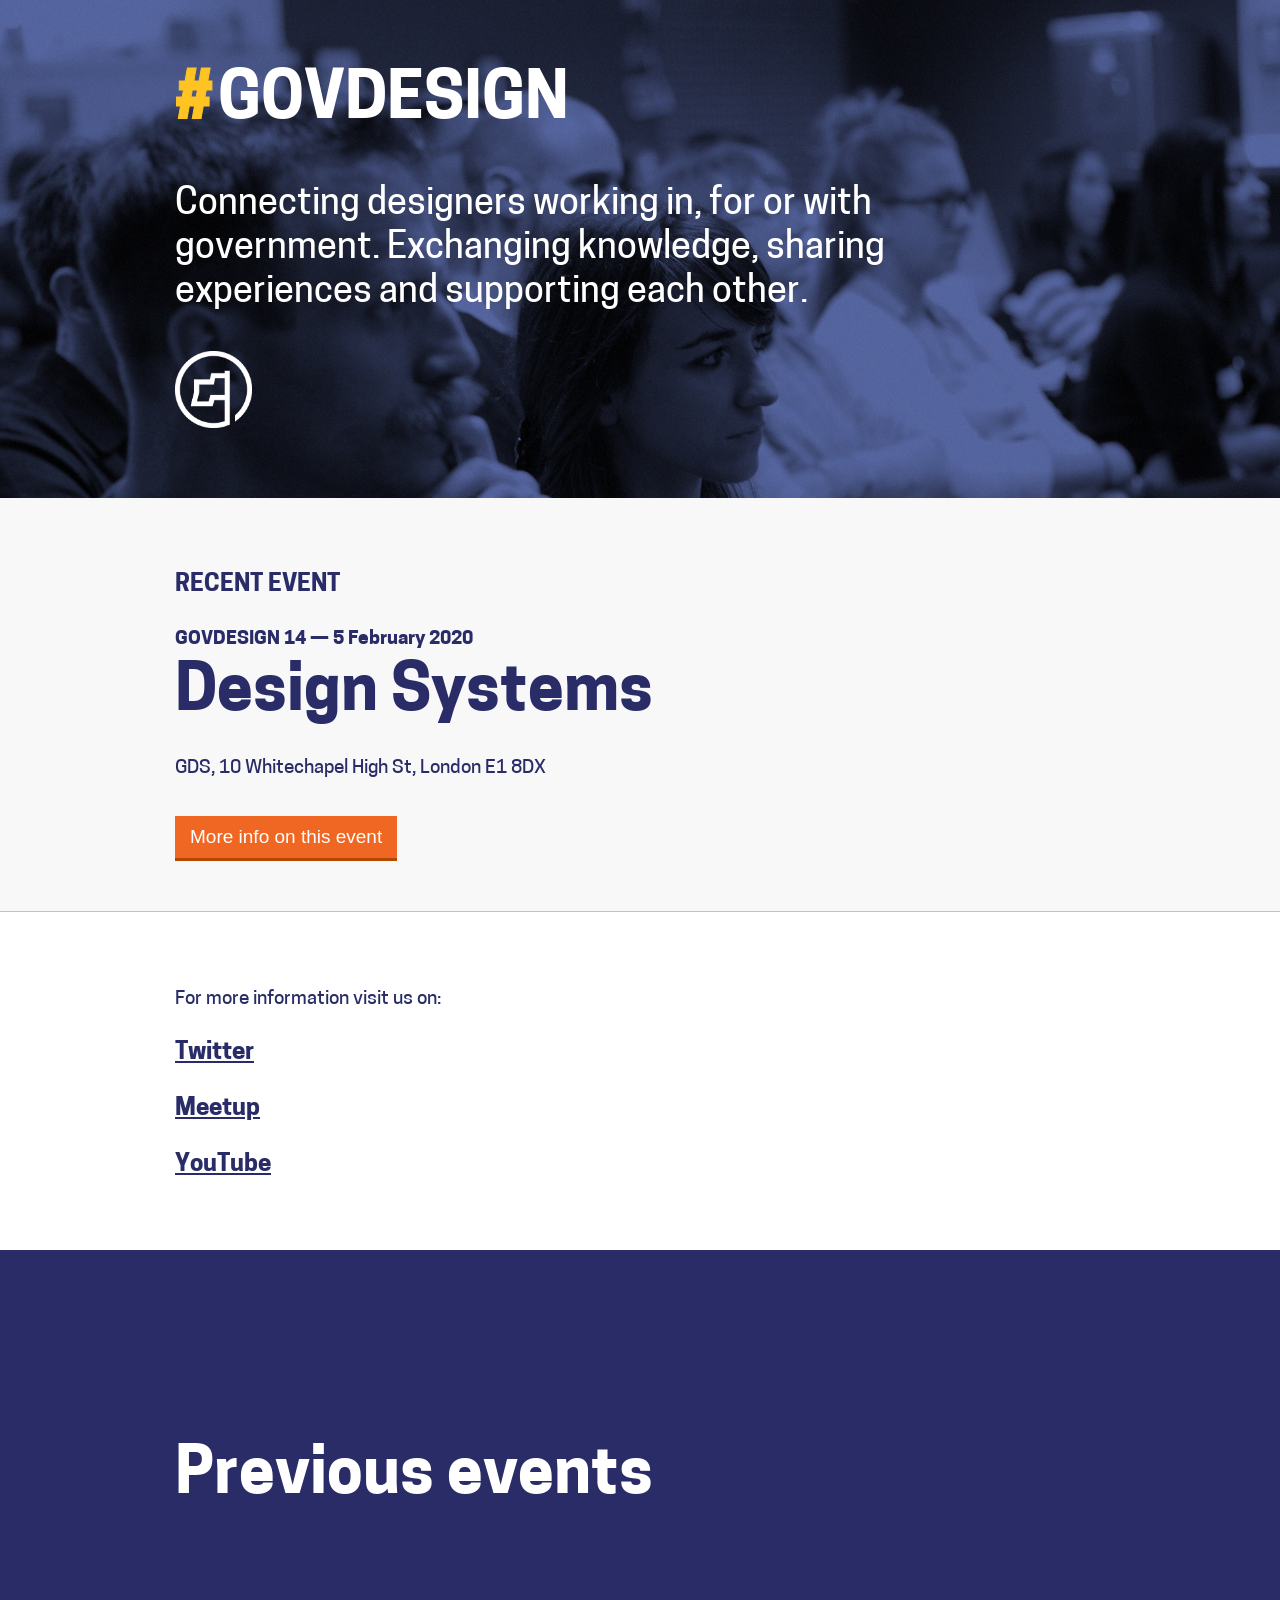
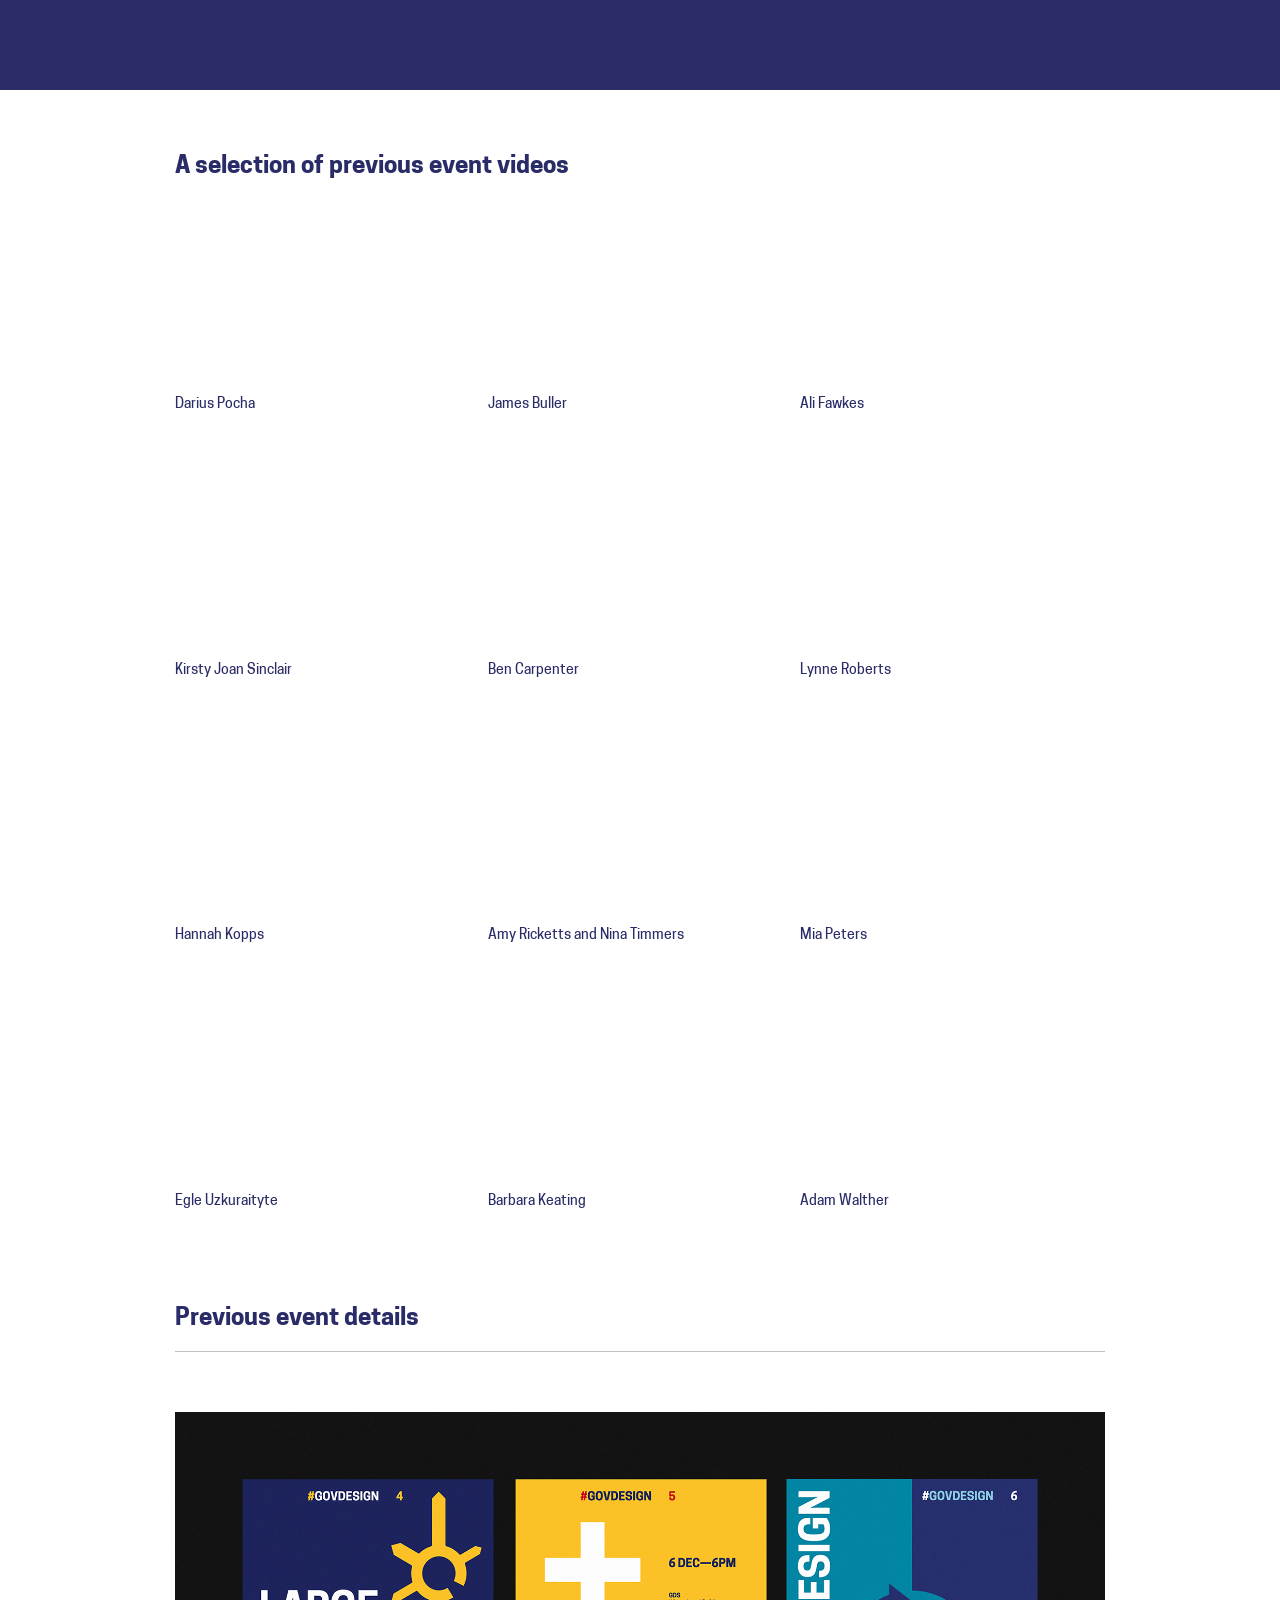
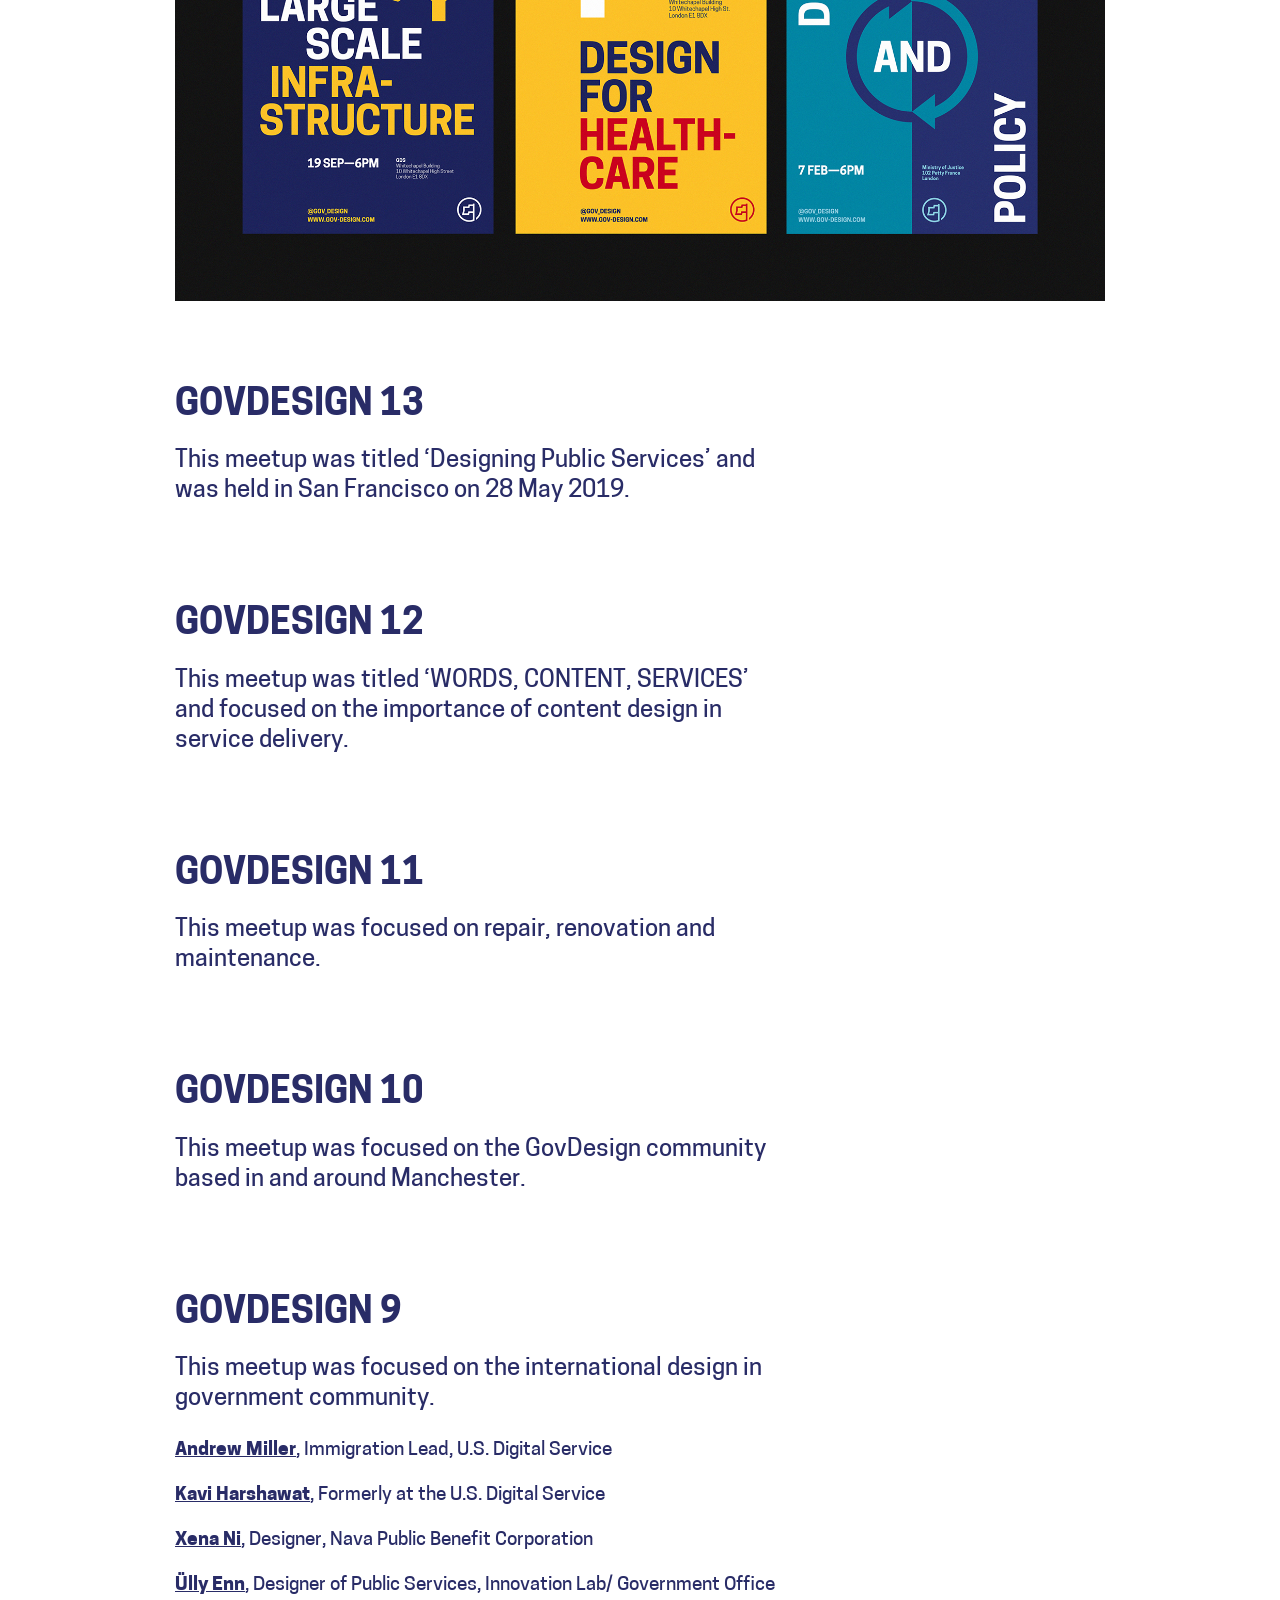
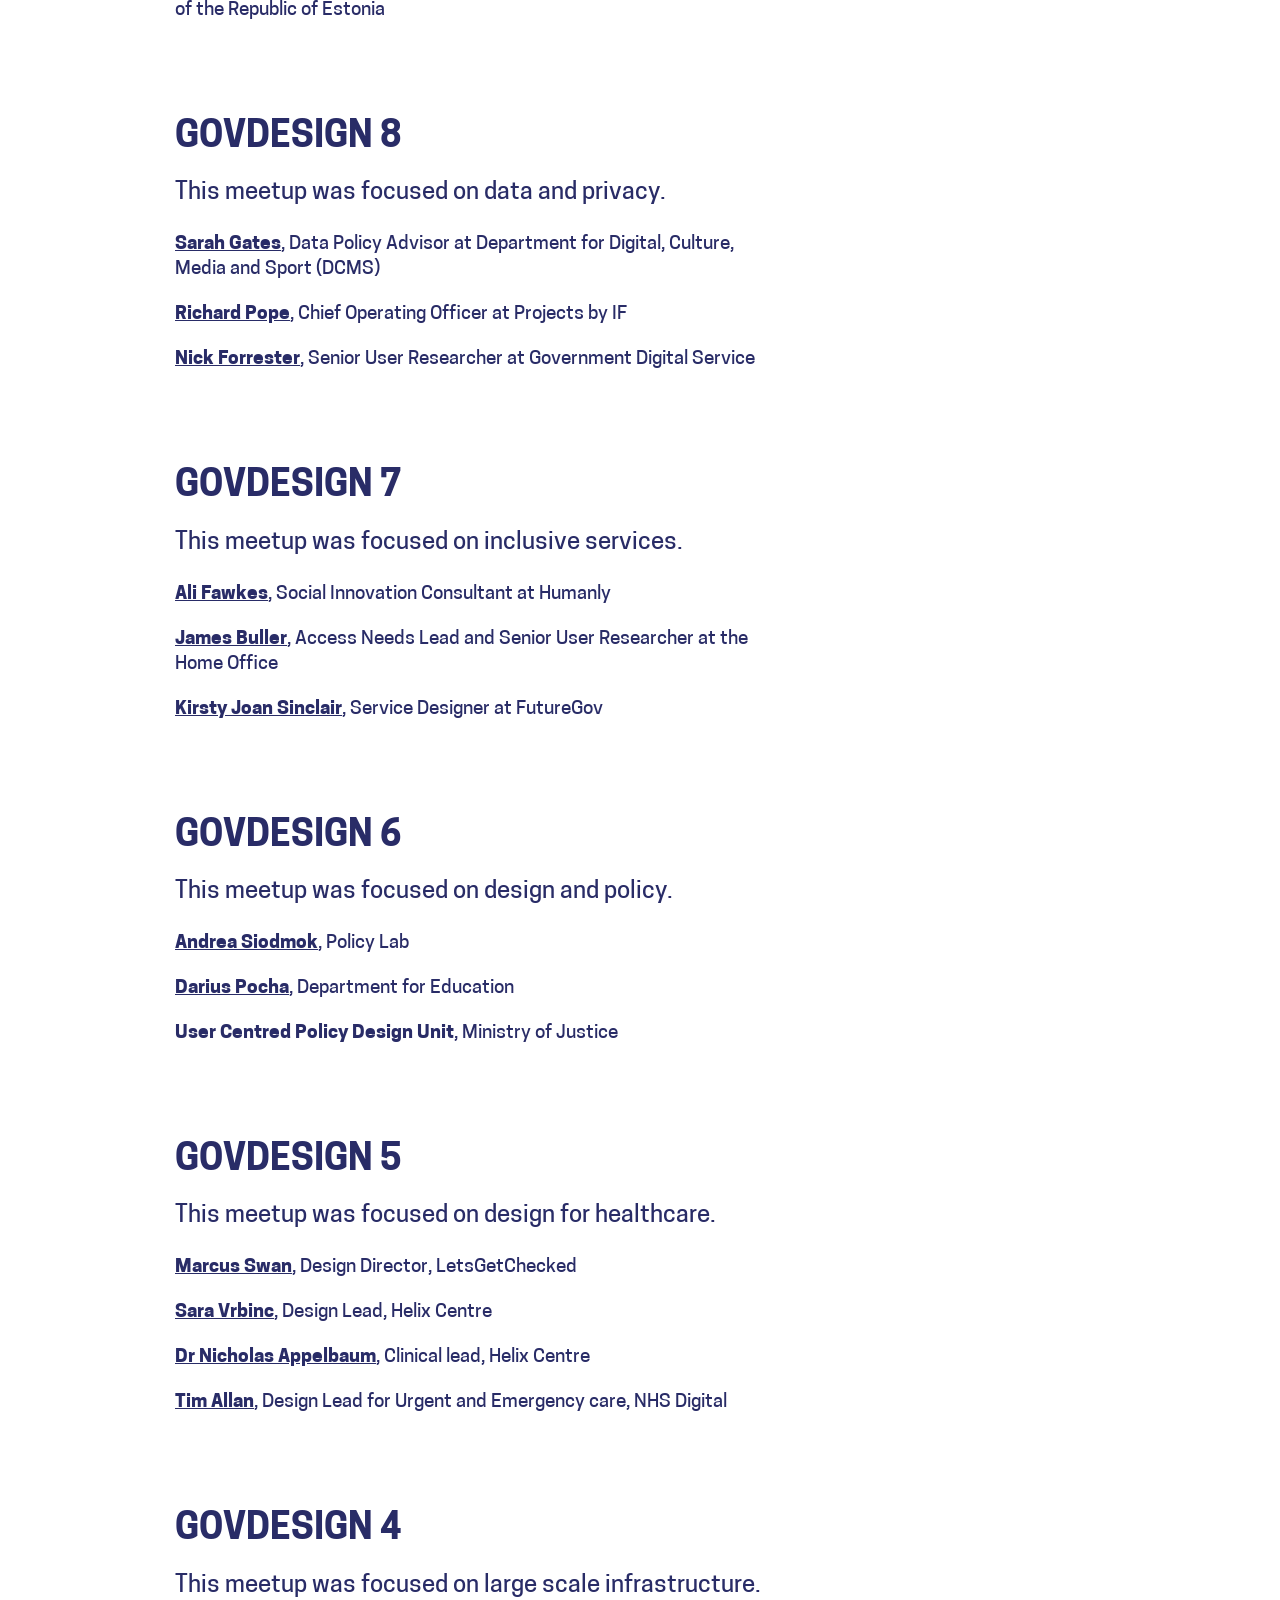
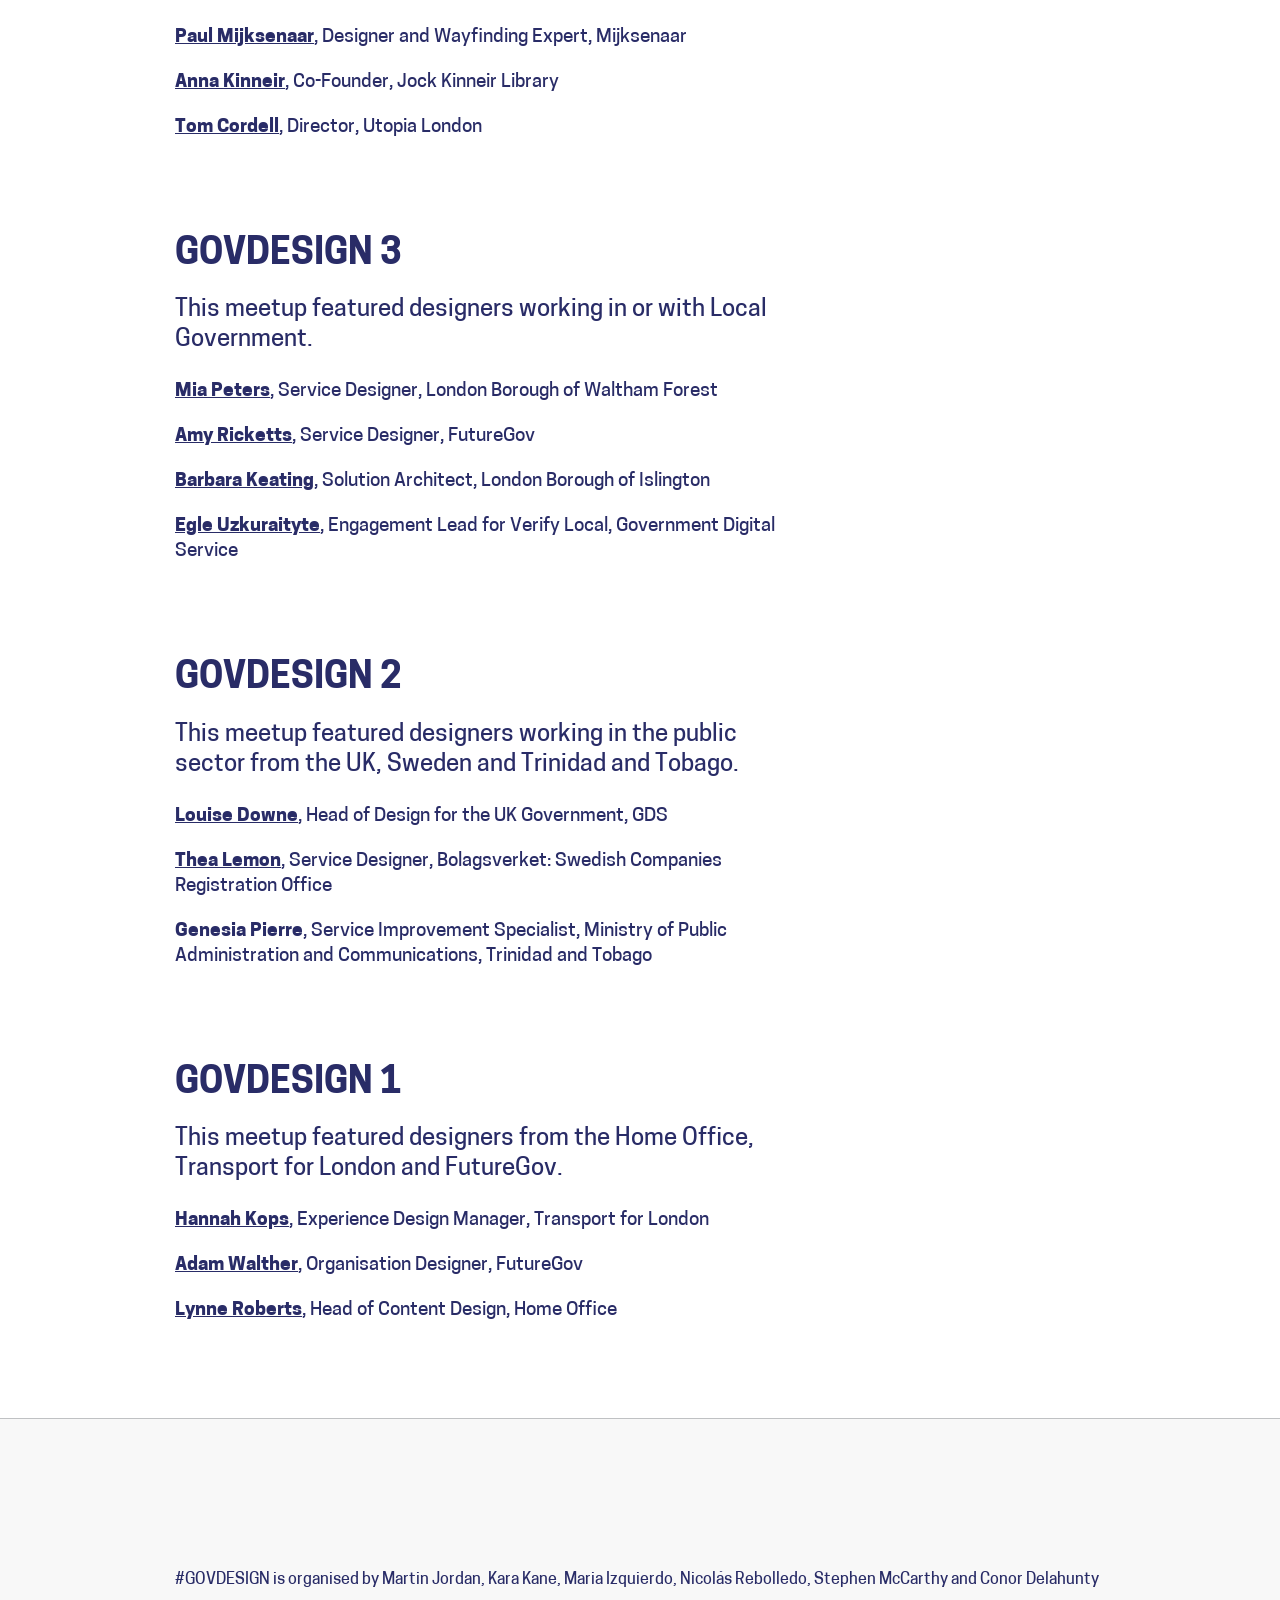
<file: index.html>
<!DOCTYPE html>
<html>
	<head> 
		<title>Gov-Design</title>
		<meta charset="utf-8">
		<meta name="description" content="">
		<meta name="viewport" content="width=device-width">
		<link rel="stylesheet" href="css/about.css">
		<link rel="stylesheet" href="css/main.css" type="text/css" charset="utf-8" />
	</head>
<body>
	<div class="section-header">
		<div class="section-body-top">
			<h1 class="heading-top"><span class="outline-hash">#</span>GOVDESIGN</h1>
			<div class="intro-text">
				<p>Connecting designers working in, for or with government. Exchanging knowledge, sharing experiences and supporting each other.</p>
			</div>
			<div class="intro-symbol">
				<img src="assets/gd-symbol-white.png">
			</div>
		</div>
	</div> 

	<!-- <div class="section-upcoming">
		<div class="section-body-top">
		<h2 class="heading-medium-2">Next event</h2>
		<h3 class="heading-upcoming">Design and policy</h3>
			
			<p class="small-text">For more information visit us on:</p>
			<p class="large-text"><a href="https://twitter.com/gov_design">Twitter</a></p>
			<p class="large-text"><a href="https://www.meetup.com/London-Gov-Design-Meetup/">Meetup</a></p>

		</div>
	</div> -->

	<div class="section-upcoming">
		<div class="section-body-top">
			<h2 class="heading-medium-2">RECENT EVENT</h2>

				<!-- <h3 class="heading-upcoming" style="margin-bottom: 45px;">DETAILS COMING SOON</h3> -->

		<p class="intro-details-date dark-blue-text">GOVDESIGN 14 — 5 February 2020</p>
			<h3 class="heading-upcoming" style="margin-bottom: 30px;">Design Systems</h3>
			<p class="intro-details dark-blue-text">GDS, 10 Whitechapel High St, London E1 8DX</p>

				<!-- <div class="intro-text-2"> -->
					<!-- <p class="intro-speakers-big"><a href="https://twitter.com/designbyandrew">Andrew Miller</a>, Immigration Lead, U.S. Digital Service</p>
					<p class="intro-speakers-big"><a href="https://twitter.com/KaviH">Kavi Harshawat</a>, Formerly at the U.S. Digital Service</p>
					<p class="intro-speakers-big"><a href="https://twitter.com/msknee">Xena Ni</a>, Designer, Nava Public Benefit Corporation</p>
					<p class="intro-speakers-big"><a href="https://twitter.com/UllyEnn">Ülly Enn</a>, Designer of Public Services, Innovation Lab/ Government Office of the Republic of Estonia</p> -->

					<a href ="https://www.meetup.com/London-Gov-Design-Meetup/events/268169929/"><button class="button" style="margin-bottom:30px;">More info on this event</button></a>
				<!-- </div> -->

		</div>
	</div>


	<div class="section-body">
		<p class="small-text">For more information visit us on:</p>
			<p class="large-text"><a href="https://twitter.com/gov_design">Twitter</a></p>
			<p class="large-text"><a href="https://www.meetup.com/London-Gov-Design-Meetup/">Meetup</a></p>
			<p class="large-text"><a href="https://www.youtube.com/channel/UCZRGNzotICf0lO229aRtVzw/videos">YouTube</a></p>
	</div>


	<div class="previous-event-image">
		<div class="section-body-top">
			<h2 class="heading-upcoming">Previous events</h2>
		</div>
	</div>



	<div class="section-body">
	<h2 class="heading-medium">A selection of previous event videos</h2>
		<div class="section-videos">
			<div class="column-third"><iframe class="iframe-height" width="100%" src="https://www.youtube.com/embed/rQ7-O0NfPH0" frameborder="0" allowfullscreen></iframe><p class="caption-copy">Darius Pocha</p></div>
			<div class="column-third"><iframe class="iframe-height" width="100%" src="https://www.youtube.com/embed/dFR1HO5-2xw" frameborder="0" allowfullscreen></iframe><p class="caption-copy">James Buller</p></div>
			<div class="column-third-end"><iframe class="iframe-height" width="100%" src="https://www.youtube.com/embed/cdpkvom1-1c" frameborder="0" allowfullscreen></iframe><p class="caption-copy">Ali Fawkes</p></div>

			<div class="column-third"><iframe class="iframe-height" width="100%" src="https://www.youtube.com/embed/dkqiPNo0wXI" frameborder="0" allowfullscreen></iframe><p class="caption-copy">Kirsty Joan Sinclair</p></div>
			<div class="column-third"><iframe class="iframe-height" width="100%" src="https://www.youtube.com/embed/6yyNPgX02vU" frameborder="0" allowfullscreen></iframe><p class="caption-copy">Ben Carpenter</p></div>
			<div class="column-third-end"><iframe class="iframe-height" width="100%" src="https://www.youtube.com/embed/rdgUomOhDKw" frameborder="0" allowfullscreen></iframe><p class="caption-copy">Lynne Roberts</p></div>


			<div class="column-third"><iframe class="iframe-height" width="100%" src="https://www.youtube.com/embed/-kD8xJQzErI" frameborder="0" allowfullscreen></iframe><p class="caption-copy">Hannah Kopps</p></div>
			<div class="column-third"><iframe class="iframe-height" width="100%" src="https://www.youtube.com/embed/7zWc6I4g9Pg" frameborder="0" allowfullscreen></iframe><p class="caption-copy">Amy Ricketts and Nina Timmers</p></div>
			<div class="column-third-end"><iframe class="iframe-height" width="100%" src="https://www.youtube.com/embed/CjInkKwO9e4" frameborder="0" allowfullscreen></iframe><p class="caption-copy">Mia Peters</p></div>
			<div class="column-third"><iframe class="iframe-height" width="100%" src="https://www.youtube.com/embed/arl_dBSvc2Y" frameborder="0" allowfullscreen></iframe><p class="caption-copy">Egle Uzkuraityte</p></div>
			<div class="column-third"><iframe class="iframe-height" width="100%" src="https://www.youtube.com/embed/vU8eoOLVJHY" frameborder="0" allowfullscreen></iframe><p class="caption-copy">Barbara Keating</p></div>
			<div class="column-third-end"><iframe class="iframe-height" width="100%" src="https://www.youtube.com/embed/-1fDcIW5KkU" frameborder="0" allowfullscreen></iframe><p class="caption-copy">Adam Walther</p></div>
		</div>
	</div>


	<div class="section-body">
	<h2 class="heading-medium" style="margin-bottom:60px; padding-bottom: 20px; border-bottom:1px solid #BFC1C3;">Previous event details</h2>
	<img src="govdesign-posters-website.jpg">

	<h3 class="heading-previous">GOVDESIGN 13</h3>
		<div class="section-body-copy">
				<p class="intro-sub-text">This meetup was titled ‘Designing Public Services’ and was held in San Francisco on 28 May 2019.</p>

					<!-- <p class="intro-speakers"><a href="https://twitter.com/designbyandrew">Andrew Miller</a>, Immigration Lead, U.S. Digital Service</p>
					<p class="intro-speakers"><a href="https://twitter.com/KaviH">Kavi Harshawat</a>, Formerly at the U.S. Digital Service</p>
					<p class="intro-speakers"><a href="https://twitter.com/msknee">Xena Ni</a>, Designer, Nava Public Benefit Corporation</p>
					<p class="intro-speakers"><a href="https://twitter.com/UllyEnn">Ülly Enn</a>, Designer of Public Services, Innovation Lab/ Government Office of the Republic of Estonia</p> -->
		</div>
	</div>


	<div class="section-body">
	<h3 class="heading-previous">GOVDESIGN 12</h3>
		<div class="section-body-copy">
				<p class="intro-sub-text">This meetup was titled ‘WORDS, CONTENT, SERVICES’ and focused on the importance of content design in service delivery.</p>

					<!-- <p class="intro-speakers"><a href="https://twitter.com/designbyandrew">Andrew Miller</a>, Immigration Lead, U.S. Digital Service</p>
					<p class="intro-speakers"><a href="https://twitter.com/KaviH">Kavi Harshawat</a>, Formerly at the U.S. Digital Service</p>
					<p class="intro-speakers"><a href="https://twitter.com/msknee">Xena Ni</a>, Designer, Nava Public Benefit Corporation</p>
					<p class="intro-speakers"><a href="https://twitter.com/UllyEnn">Ülly Enn</a>, Designer of Public Services, Innovation Lab/ Government Office of the Republic of Estonia</p> -->
		</div>
	</div>

	<div class="section-body">
	<h3 class="heading-previous">GOVDESIGN 11</h3>
		<div class="section-body-copy">
				<p class="intro-sub-text">This meetup was focused on repair, renovation and maintenance.</p>

					<!-- <p class="intro-speakers"><a href="https://twitter.com/designbyandrew">Andrew Miller</a>, Immigration Lead, U.S. Digital Service</p>
					<p class="intro-speakers"><a href="https://twitter.com/KaviH">Kavi Harshawat</a>, Formerly at the U.S. Digital Service</p>
					<p class="intro-speakers"><a href="https://twitter.com/msknee">Xena Ni</a>, Designer, Nava Public Benefit Corporation</p>
					<p class="intro-speakers"><a href="https://twitter.com/UllyEnn">Ülly Enn</a>, Designer of Public Services, Innovation Lab/ Government Office of the Republic of Estonia</p> -->
		</div>
	</div>



	<div class="section-body">
	<h3 class="heading-previous">GOVDESIGN 10</h3>
		<div class="section-body-copy">
				<p class="intro-sub-text">This meetup was focused on the GovDesign community based in and around Manchester.</p>

					<!-- <p class="intro-speakers"><a href="https://twitter.com/designbyandrew">Andrew Miller</a>, Immigration Lead, U.S. Digital Service</p>
					<p class="intro-speakers"><a href="https://twitter.com/KaviH">Kavi Harshawat</a>, Formerly at the U.S. Digital Service</p>
					<p class="intro-speakers"><a href="https://twitter.com/msknee">Xena Ni</a>, Designer, Nava Public Benefit Corporation</p>
					<p class="intro-speakers"><a href="https://twitter.com/UllyEnn">Ülly Enn</a>, Designer of Public Services, Innovation Lab/ Government Office of the Republic of Estonia</p> -->
		</div>
	</div>

	<div class="section-body">
	<h3 class="heading-previous">GOVDESIGN 9</h3>
		<div class="section-body-copy">
				<p class="intro-sub-text">This meetup was focused on the international design in government community.</p>

					<p class="intro-speakers"><a href="https://twitter.com/designbyandrew">Andrew Miller</a>, Immigration Lead, U.S. Digital Service</p>
					<p class="intro-speakers"><a href="https://twitter.com/KaviH">Kavi Harshawat</a>, Formerly at the U.S. Digital Service</p>
					<p class="intro-speakers"><a href="https://twitter.com/msknee">Xena Ni</a>, Designer, Nava Public Benefit Corporation</p>
					<p class="intro-speakers"><a href="https://twitter.com/UllyEnn">Ülly Enn</a>, Designer of Public Services, Innovation Lab/ Government Office of the Republic of Estonia</p>
		</div>
	</div>

	<div class="section-body">
	<h3 class="heading-previous">GOVDESIGN 8</h3>
		<div class="section-body-copy">
				<p class="intro-sub-text">This meetup was focused on data and privacy.</p>

					<p class="intro-speakers"><a href="https://www.linkedin.com/in/sarah-gates-8aa602113/">Sarah Gates</a>, Data Policy Advisor at Department for Digital, Culture, Media and Sport (DCMS)</p>
					<p class="intro-speakers"><a href="https://twitter.com/richardjpope">Richard Pope</a>, Chief Operating Officer at Projects by IF</p>
					<p class="intro-speakers"><a href="https://twitter.com/nickforrester">Nick Forrester</a>, Senior User Researcher at Government Digital Service</p>
		</div>
	</div>

	<div class="section-body">

	<h3 class="heading-previous">GOVDESIGN 7</h3>
		<div class="section-body-copy">
				<p class="intro-sub-text">This meetup was focused on inclusive services.</p>

					<p class="intro-speakers"><a href="https://twitter.com/ali_fawkes">Ali Fawkes</a>, Social Innovation Consultant at Humanly</p>
					<p class="intro-speakers"><a href="https://twitter.com/jbuller">James Buller</a>, Access Needs Lead and Senior User Researcher at the Home Office</p>
					<p class="intro-speakers"><a href="https://twitter.com/kirsty_joan">Kirsty Joan Sinclair</a>, Service Designer at FutureGov</p>
		</div>
	</div>


	<div class="section-body">

	<h3 class="heading-previous">GOVDESIGN 6</h3>
		<div class="section-body-copy">
				<p class="intro-sub-text">This meetup was focused on design and policy.</p>

					<p class="intro-speakers"><a href="https://twitter.com/AndreaSiodmok">Andrea Siodmok</a>, Policy Lab</p>
					<p class="intro-speakers"><a href="https://twitter.com/dariuspocha">Darius Pocha</a>, Department for Education</p>
					<p class="intro-speakers"><span style="font-weight: 700;">User Centred Policy Design Unit</span>, Ministry of Justice</p>
		</div>
	</div>


	<div class="section-body">
	<h3 class="heading-previous">GOVDESIGN 5</h3>
		<div class="section-body-copy">
				<p class="intro-sub-text">This meetup was focused on design for healthcare.</p>

					<p class="intro-speakers"><a href="https://www.letsgetchecked.com/">Marcus Swan</a>, Design Director, LetsGetChecked</p>
					<p class="intro-speakers"><a href="http://helixcentre.com/">Sara Vrbinc</a>, Design Lead, Helix Centre</p>
					<p class="intro-speakers"><a href="http://helixcentre.com/">Dr Nicholas Appelbaum</a>, Clinical lead, Helix Centre</p>
					<p class="intro-speakers"><a href="https://digital.nhs.uk/home">Tim Allan</a>, Design Lead for Urgent and Emergency care, NHS Digital </p>
		</div>
	</div>


	<div class="section-body">

		<h3 class="heading-previous">GOVDESIGN 4</h3>
			<div class="section-body-copy">
				<p class="intro-sub-text">This meetup was focused on large scale infrastructure.</p>

				<p class="intro-speakers"><a href="http://www.mijksenaar.com/">Paul Mijksenaar</a>, Designer and Wayfinding Expert, Mijksenaar</p>
				<p class="intro-speakers"><a href="http://jockkinneirlibrary.org/">Anna Kinneir</a>, Co-Founder, Jock Kinneir Library</p>
				<p class="intro-speakers"><a href="http://www.utopialondon.com/">Tom Cordell</a>, Director, Utopia London</p>		
			</div>
	</div>

	<div class="section-body">

		<h3 class="heading-previous">GOVDESIGN 3</h3>
			<div class="section-body-copy">
				<p class="intro-sub-text">This meetup featured designers working in or with Local Government.</p>

				<p class="intro-speakers"><a href="https://twitter.com/CrimsonHeart1">Mia Peters</a>, Service Designer, London Borough of Waltham Forest</p>
				<p class="intro-speakers"><a href="https://twitter.com/a_ricketts">Amy Ricketts</a>, Service Designer, FutureGov</p>
				<p class="intro-speakers"><a href="https://www.linkedin.com/in/barbara-keating-04698327/?ppe=1">Barbara Keating</a>, Solution Architect, London Borough of Islington</p>
				<p class="intro-speakers"><a href="https://twitter.com/egle_a_ieva?lang=en">Egle Uzkuraityte</a>, Engagement Lead for Verify Local, Government Digital Service</p>

				<!-- <a href ="https://www.meetup.com/London-Gov-Design-Meetup/events/240552532/"><button class="button">Register for this event</button></a> -->			
			</div>
	</div>		

	<div class="section-body">
		<h3 class="heading-previous">GOVDESIGN 2</h3>
		<div class="section-body-copy">
			<p class="intro-sub-text">This meetup featured designers working in the public sector from the UK, Sweden and Trinidad and Tobago.</p>

			<p class="intro-speakers"><a href="https://twitter.com/LouiseDowne">Louise Downe</a>, Head of Design for the UK Government, GDS</p>
			<p class="intro-speakers"><a href="https://twitter.com/TheaLemon">Thea Lemon</a>, Service Designer, Bolagsverket: Swedish Companies Registration Office</p>
			<p class="intro-speakers"><span class="bold-name">Genesia Pierre</span>, Service Improvement Specialist, Ministry of Public Administration and Communications, Trinidad and Tobago</p>			
		</div>
	</div>

	<div class="section-body">
		<h3 class="heading-previous">GOVDESIGN 1</h3>
		<div class="section-body-copy">
			<p class="intro-sub-text">This meetup featured designers from the Home Office, Transport for London and FutureGov.</p>

			<p class="intro-speakers"><a href="https://twitter.com/hkops">Hannah Kops</a>, Experience Design Manager, Transport for London</p>
			<p class="intro-speakers"><a href="https://twitter.com/adamwalther">Adam Walther</a>, Organisation Designer, FutureGov</p>
			<p class="intro-speakers"><a href="https://www.linkedin.com/in/lynne-roberts-102a779/">Lynne Roberts</a>, Head of Content Design, Home Office</p>

		</div>
	</div>

	<div class="section-footer">
		<div class="bottom-contacts">
			<p class="small-text-footer">#GOVDESIGN is organised by <a href="https://twitter.com/Martin_Jordan">Martin Jordan</a>, <a href="https://twitter.com/KaraKane_kk">Kara Kane</a>, <a href="https://twitter.com/izdo_maria">Maria Izquierdo</a>, <a href="https://twitter.com/nrebolledo">Nicolás Rebolledo</a>, <a href="https://twitter.com/loft27design">Stephen McCarthy</a> and <a href="https://www.instagram.com/conordelahunty/">Conor Delahunty</a></p>
		</div>
	</div>

</body>

</html>
</file>
<file: css/about.css>
@import url('main.css');

* {
	box-sizing:border-box;
}


/* utils */
.clearfix:before,
.clearfix:after {
    content: " ";
    display: table;
}

.clearfix:after {
    clear: both;
}
</file>
<file: css/main.css>
*, *:after, *:before {
  -webkit-box-sizing: border-box;
  -moz-box-sizing: border-box;
  box-sizing: border-box;
}

@font-face {
  font-family: 'CooperHewitt';
  src: url('fonts/CooperHewitt-Bold.eot'); /* IE9 Compat Modes */
  src: url('fonts/CooperHewitt-Bold.eot?#iefix') format('embedded-opentype'), /* IE6-IE8 */
       url('fonts/CooperHewitt-Bold.woff') format('woff'), /* Pretty Modern Browsers */
       url('fonts/CooperHewitt-Bold.svg#svgFontName') format('svg'); /* Legacy iOS */
  font-weight: 700;
  font-style: normal;
}

@font-face {
  font-family: 'CooperHewitt';
  src: url('fonts/CooperHewitt-Medium.eot'); /* IE9 Compat Modes */
  src: url('fonts/CooperHewitt-Medium.eot?#iefix') format('embedded-opentype'), /* IE6-IE8 */
       url('fonts/CooperHewitt-Medium.woff') format('woff'), /* Pretty Modern Browsers */
       url('fonts/CooperHewitt-Medium.svg#svgFontName') format('svg'); /* Legacy iOS */
  font-weight: 500;
  font-style: normal;
}

body {
	font-family: 'CooperHewitt', Helvetica neue, Helvetica, sans-serif;
	font-size: 19px;
	color: #292c67;
	line-height: 1.4;
	margin: 0;
	font-weight: 500;
}

.column-third {
	width: 32%;
	margin-right:15px;
	float: left;
}

.column-third-end {
	width: 32%;
	margin-right:5px;
	float: left;
}

.column-half {
	width: 48%;
	margin-right:15px;
	float: left;
	display: block;
}

.iframe-height {
	min-height: 166px;
}

h3 {
	margin-top: 10px;
}

.section-header {
	/*background-color: black;*/
	/*background-color: #f8c9df;*/
	/*background-color: #292c67;*/
	background: url(../gd-lead-image.jpg) #292c67 no-repeat left center fixed;
	-webkit-background-size: cover;
  -moz-background-size: cover;
  -o-background-size: cover;
  background-size: cover;
	margin-top: 0px;
	display: block;
	padding-bottom: 30px;
}

.section-upcoming {
	/*background-color: black;*/
	/*background-color: #f8c9df;*/
	/*background-color: #ffc322;*/
	background-color: #F8F8F8;
	margin-top: 0px;
	font-color: red;
	display: block;
	padding-bottom: 5px;
	border-bottom: 1px solid #BFC1C3;
}

.previous-event-image {
	background: url(../gd-mid-image.jpg) #292c67 no-repeat center center fixed;
	margin-top: 30px;
	min-height: 440px;
}

.previous-event-image-2 {
	background: url(../govdesign-posters-website.jpg) #292c67 no-repeat center center fixed;
	margin-top: 30px;
	min-height: 440px;
}

.previous-event-image .heading-upcoming {
	color: #fff;
	margin-top: 180px;
}


.section-body-top {
	max-width: 960px;
	margin-left: auto;
	margin-right: auto;
	padding: 15px 15px 15px 15px;
	display: block;
}

.section-body {
	margin-top: 15px;
	max-width: 960px;
	margin-left: auto;
	margin-right: auto;
	margin-top: 30px;
	padding: 15px 15px 15px 15px;
	display: block;
	clear: both;
}

.section-body img {
	max-width: 100%;
	margin-bottom: 60px;
	margin-top: 0px;
}

.section-body-copy {
	width: 66%;
}

iframe {
    display:block;
    position: relative;
    width:100%;
}

.section-videos {
	margin-bottom: 90px;
	display: block;
	clear: both;
}

.section-footer {
	background-color: #F8F8F8;
	margin-top: 60px;
	display: block;
	border-top: 1px solid #BFC1C3;
}

.bottom-contacts {
	margin-top: 30px;
	max-width: 960px;
	margin-left: auto;
	margin-right: auto;
	padding: 60px 15px 30px 15px;
}

.caption-copy {
	margin-top: 20px;
	font-size: 14px;
	margin-bottom: 60px;
}


.outline-hash {
	color: #ffc322;
   -webkit-text-stroke: 1px #ffc322;
   margin-right: 5px;
}


.heading-top { 
	color: #fff;
	font-weight: bold;
	font-size: 64px;
	font-weight: 700;
	margin-bottom: 10px;
}

.heading-upcoming { 
	color: #292c67;
	font-weight: bold;
	font-size: 64px;
	font-weight: 700;
	margin-bottom: 10px;
	margin-top: 10px;
	line-height: 64px;
}

.heading-previous { 
	font-weight: bold;
	font-size: 36px;
	margin-bottom: 5px;
}

.heading-2 { 
	font-size: 24px;
	line-height: 40px;
	font-weight: 400;
	color: #fff;
}

.heading-2b { 
	font-size: 36px;
	line-height: 40px;
	font-weight: 700;
}

.heading-3 { 
	font-size: 36px;
	line-height: 40px;
	font-weight: 400;
}

.line-break-1 {
	display: block;
	margin-left: 74px;
}

.line-break-2 {
	display: block;
}

/*//intro//*/

.intro-text {
	color: #fff;
	width: 80%;
	font-weight: 500;
	font-size: 36px;
	line-height: 44px; 
}

.intro-text a { 
	color: #292c67;
	text-decoration: underline; 
}

.intro-text a:hover { 
	color: #2F4F4F;
}

.intro-text-2 {
	color: #292c67;
	width: 80%;
	font-weight: 500;
	margin-top: 45px;
	margin-bottom: 60px;
}


.intro-symbol {
	width: 33%;
	clear: both;
	margin-bottom: 15px;
}

.intro-symbol img{
	width: 25%;
}

.intro-sub-text { 
	font-size: 24px;
	line-height: 30px;
	font-weight: 400;
	margin-top: 15px; 
}

.intro-speakers { 
	font-size: 19px;
	line-height: 25px;
	font-weight: 500;
	margin-bottom: 20px; 
}

.intro-speakers a{ 
	color: #292c67;
	font-weight: 700; 
}

.bold-name {
	color: #292c67;
	font-weight: 700; 
}

.intro-speakers a:hover { 
	color: #cb591a;
}


.intro-speakers-big { 
	font-size: 24px;
	line-height: 32px;
	font-weight: 500;
}

.intro-speakers-big a{ 
	color: #292c67;
	font-weight: 700;
	text-decoration: underline; 
}

.intro-speakers-big a:hover{ 
	color: #cb591a;
	text-decoration: underline;
}


.intro-details { 
	font-size: 19px;
	line-height: 25px;
	font-weight: 500;
	margin-bottom: 5px;
	margin-top: 5px;
}

.intro-details a{ 
	color: #292c67;
	font-weight: 700; 
}

.intro-details a:hover { 
	color: #2F4F4F;
}



.intro-details-date { 
	font-size: 19px;
	line-height: 25px;
	font-weight: 700;
	margin-top: 30px;
	margin-bottom: 5px; 
}

.white-text {
	color: #fff;
}

.dark-blue-text {
	color: #292c67;
}

.orange-text {
	color: #f9b342;
}

.view-map {
	margin-top: 20px;
	font-weight: normal;
	font-size: 16px;
	font-weight: 500;
}

.small-text { 
	margin-top: 30px;
	font-weight: normal;
	font-size: 19px;
	font-weight: 500;
	color: #292c67;
}

.small-text a { 
	color: #292c67;
	text-decoration: none;
}

.small-text a:hover { 
	color: #cb591a;
}

.small-text-footer { 
	margin-top: 60px;
	font-weight: normal;
	font-size: 16px;
	font-weight: 500;
}

.small-text-footer a { 
	color: #292c67;
	text-decoration: none;
}

.small-text-footer a:hover { 
	color: #cb591a;
}

.large-text { 
	font-size: 24px;
	line-height: 32px;
	font-weight: 700;
	color: #292c67; 
}

.large-text a { 
	color: #292c67;
	text-decoration: underline; 
}

.large-text a:hover { 
	color: #cb591a;
}

.heading-medium { 
	font-size: 24px;
	line-height: 24px;
	margin-bottom: 30px;
}

.heading-medium-2 { 
	font-size: 24px;
	line-height: 24px;
	margin-top: 60px;
	color: #292c67; 
}

.reg-closed {
	color: #292c67;
	background-color: #92c7d9;
	padding-left: 15px;
	padding-right: 15px;
	padding-top: 15px;
	padding-bottom: 10px;
	font-weight: 500;
	font-size: 19px;
	text-align: center;
	margin-top: 45px;
}

.button {
	color: #fff;
	background-color: #f06723;
	border-top: 0px;
	border-left: 0px;
	border-right: 0px;
	border-bottom: 3px solid #b44801;
	padding-left: 15px;
	padding-right: 15px;
	padding-top: 10px;
	padding-bottom: 10px;
	font-weight: 500;
	font-size: 19px;
	cursor: pointer;
	margin-top: 30px; 
}

a .button:hover {
	background-color: #cb591a; 
}


/* utils */
.clearfix:before,
.clearfix:after {
    content: " ";
    display: table;
}

.clearfix:after {
    clear: both;
}

/*Flags */


 .flag {
 	display:inline-block;
 	width:28px;
 	height:20px;
 	margin-right: 10px;
 	}


@media only screen and (max-width : 960px) {


	.menu {
		position: relative;
	}


	.column-third {
	width: 48%;
	margin-right:15px;
	float: left;
	}

	.column-third-end {
		width: 48%;
		margin-right:15px;
		float: left;
	}


}

@media only screen and (max-width : 720px) {

h1 { 
	font-size: 36px;
}

h2 { 
	font-size: 24px;
}



.heading-top { 
	font-size: 36px;
	line-height: 42px;
}

.heading-upcoming { 
	font-size: 36px;
	line-height: 42px;
}




.outline-hash {
   -webkit-text-stroke: 1px color: #ffc322;
}

.section-body-copy {
	width: 100%;
}

.intro-symbol {
	width: 50%;
}

.intro-text {
	width: 90%;
	font-size: 24px;
	line-height: 32px; 
}

.large-text { 
	font-size: 19px;
	line-height: 24px;
}


.intro-sub-text { 
	font-size: 19px;
	line-height: 24px;
}

.small-text { 
	font-size: 14px;
}

}

@media only screen and (max-width : 480px) {

.section-header {
	background: #292c67;
}

.column-third {
	width: 94%;
	margin-right:5px;
	float: left;
}

.column-third-end {
	width: 94%;
	margin-right:5px;
	float: left;
}

.intro-speakers-big { 
	font-size: 19px;
	line-height: 24px;
	font-weight: 500;
}

}
</file>
